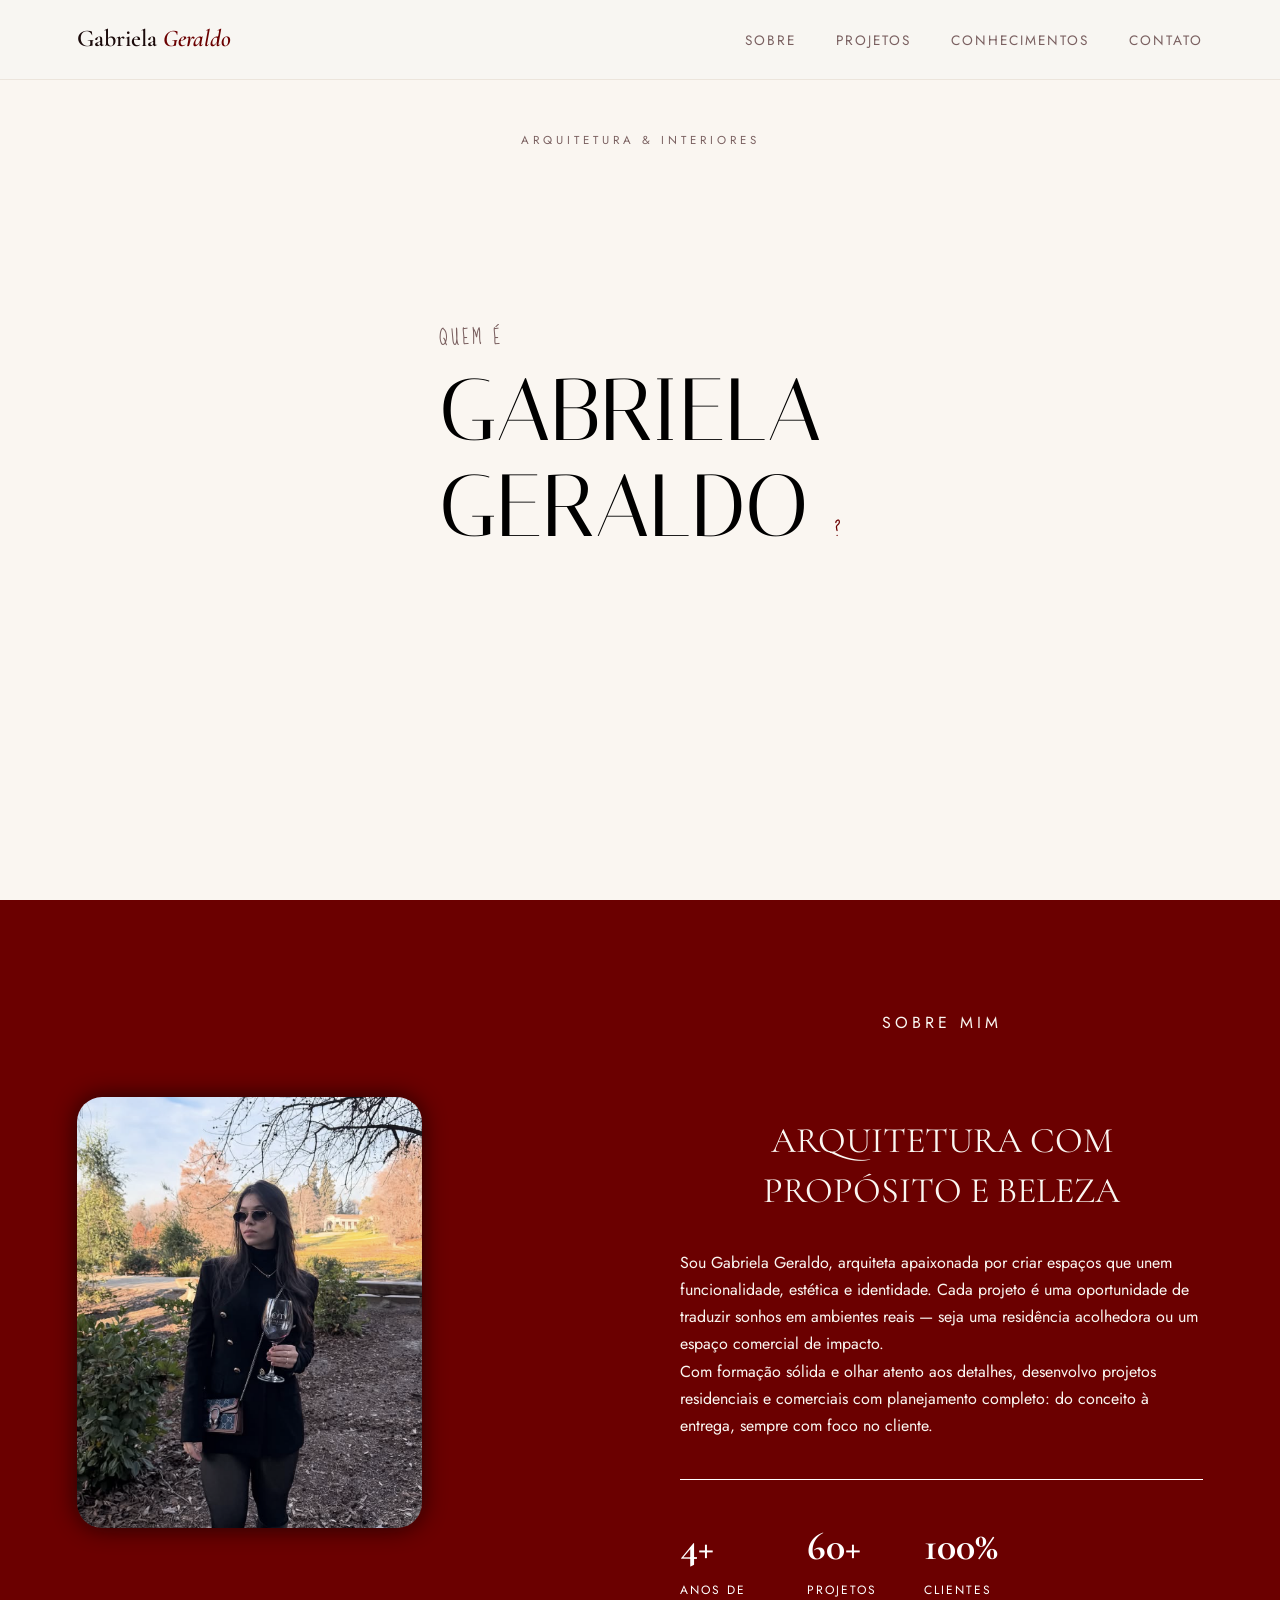
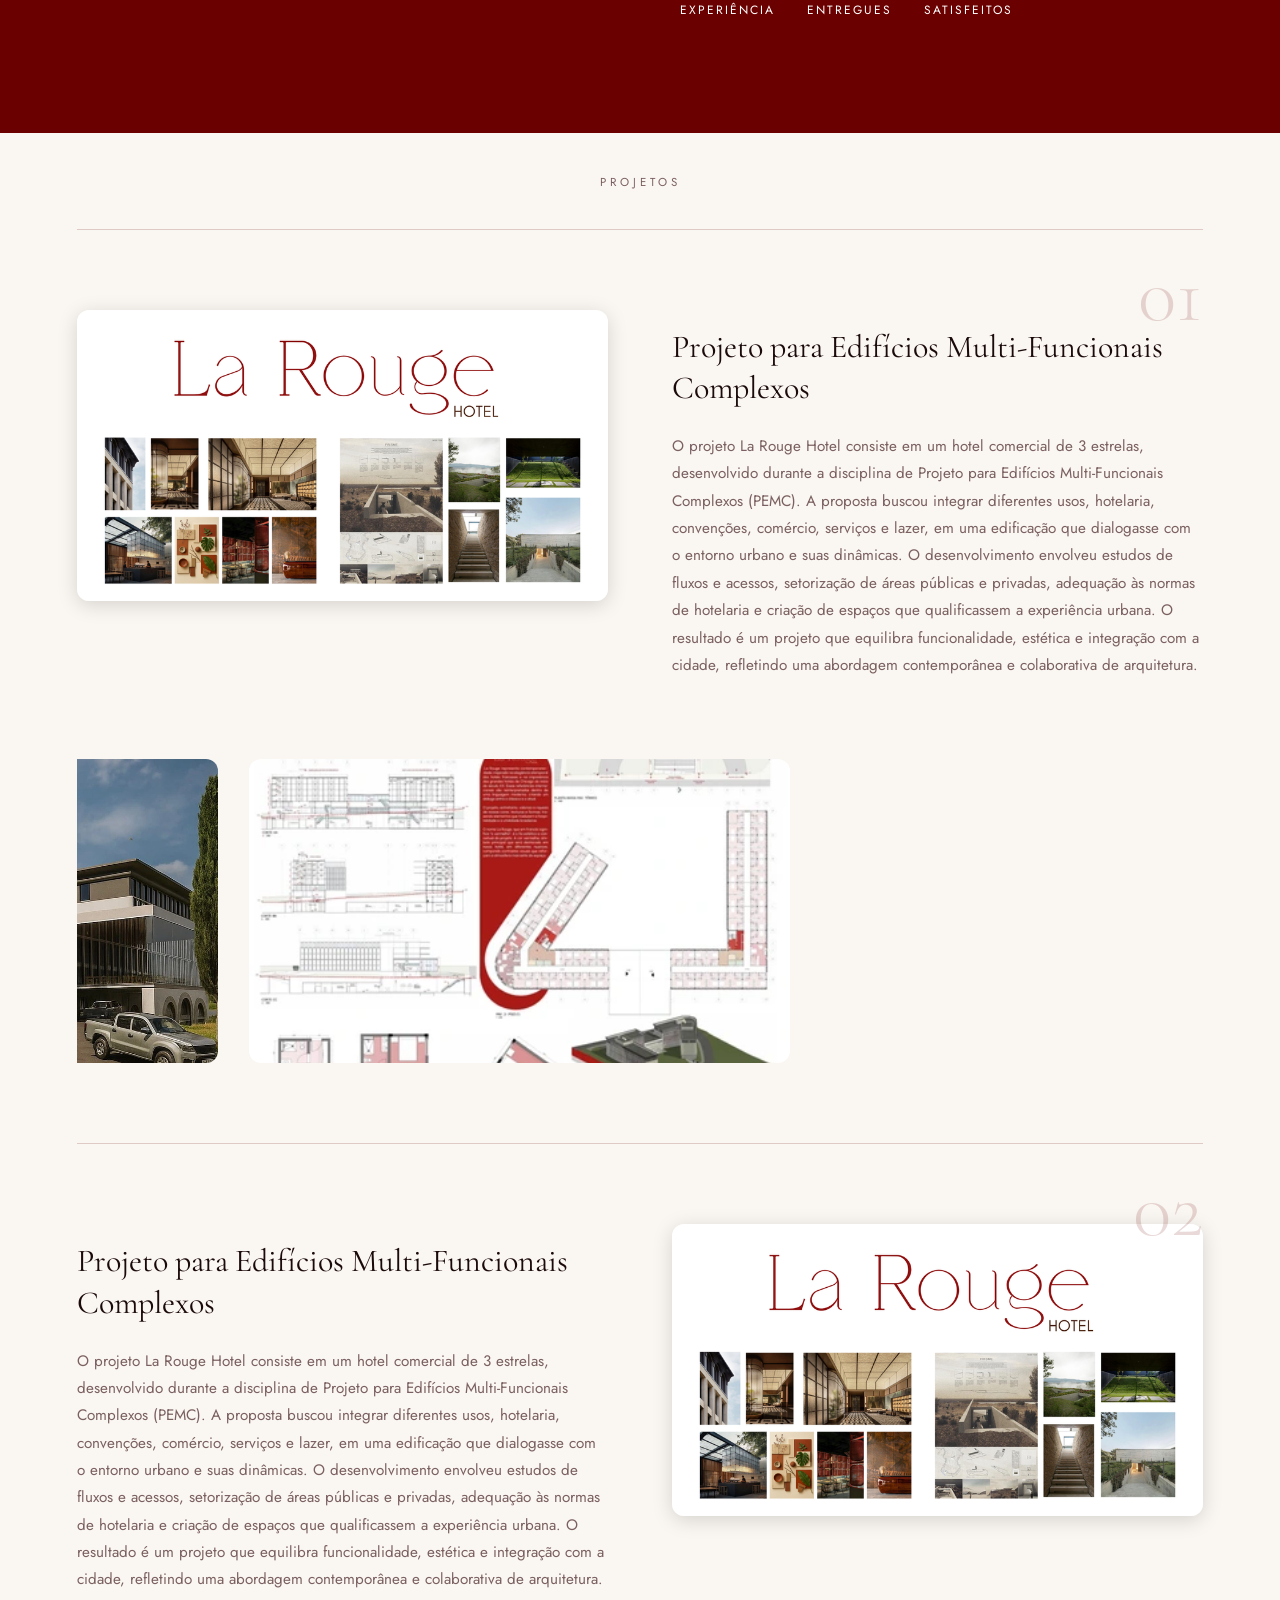
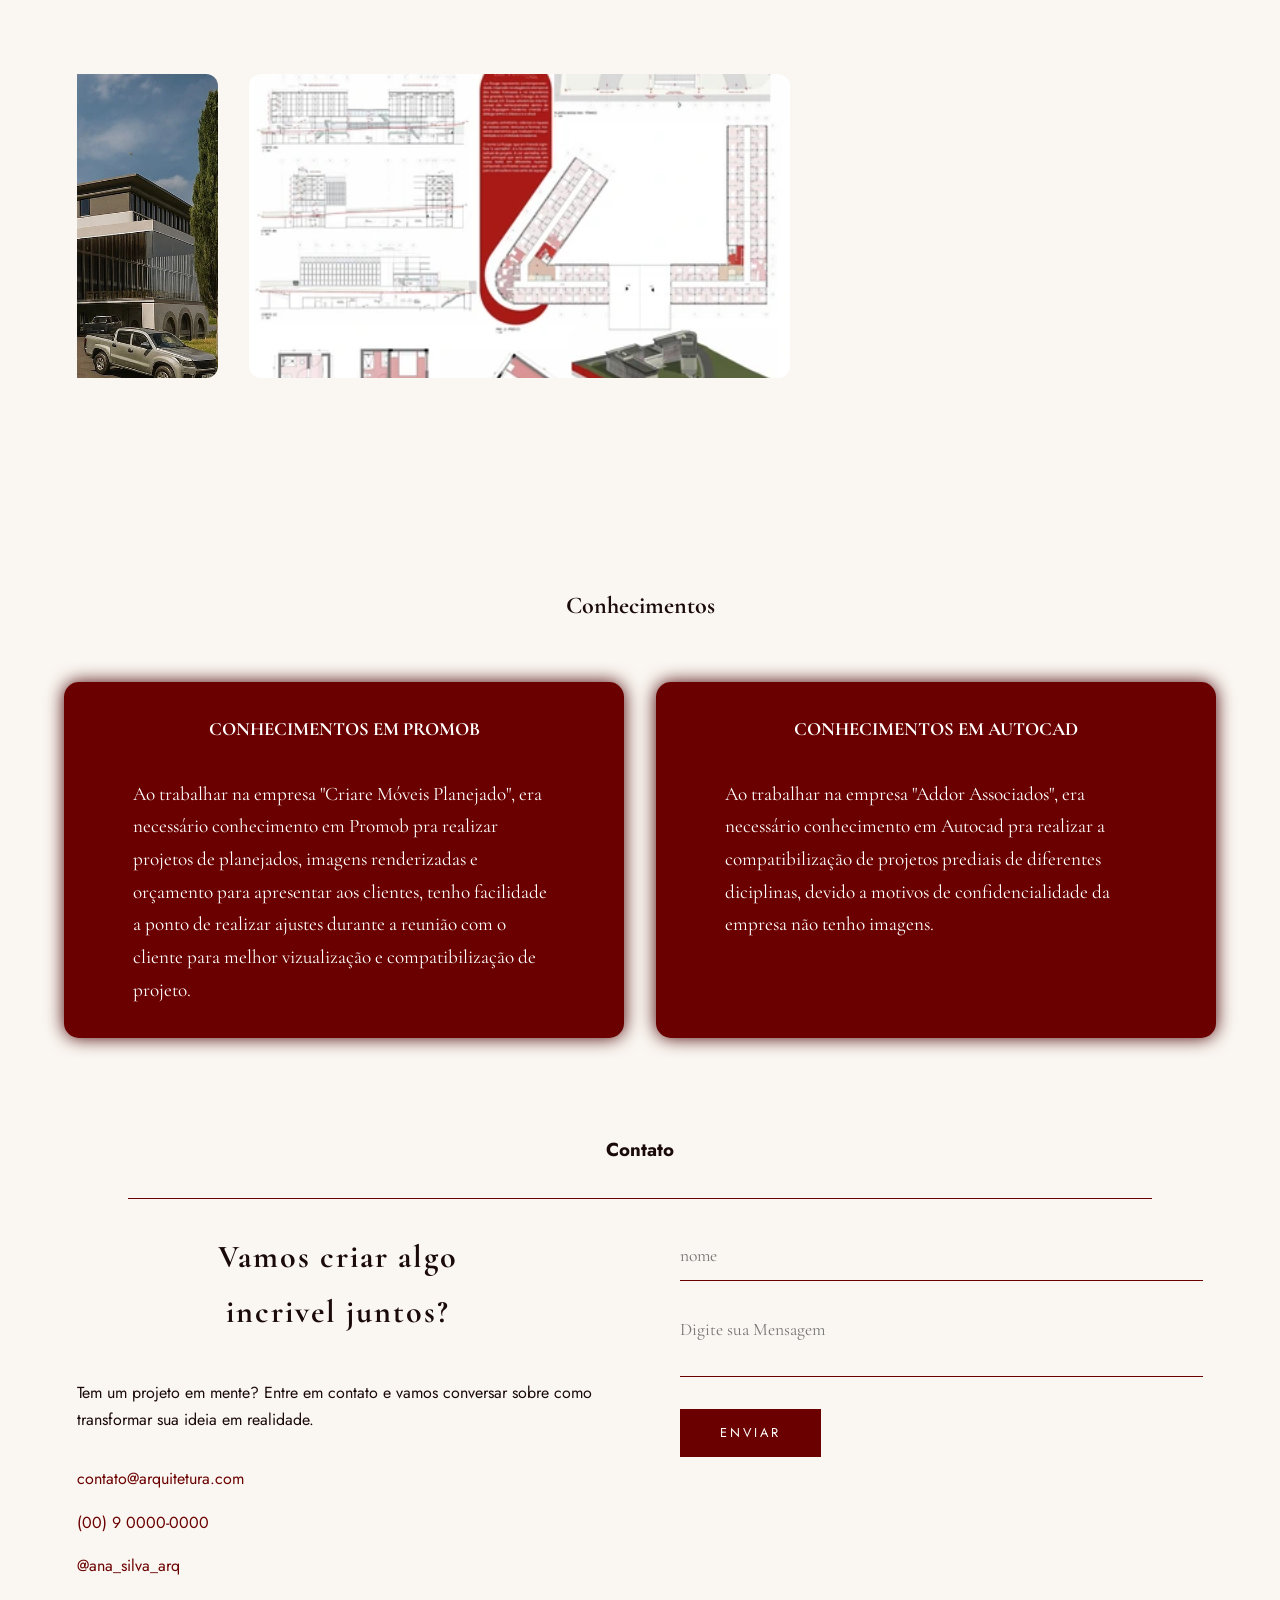
<file: index.html>
<!DOCTYPE html>
<html lang="pt-br">
<head>
    <meta charset="UTF-8">
    <meta name="viewport" content="width=device-width, initial-scale=1.0">
    <title>Gabriela Geraldo | Arquitetura</title>

    <link href="https://fonts.googleapis.com/css2?family=Cormorant+Garamond:wght@300;400;600&family=Jost:wght@300;400;500&display=swap" rel="stylesheet" />
    
    <link rel="stylesheet" href="https://fonts.googleapis.com/css?family=Roboto:400%7CItaliana:400%7CKalnia:400%7CSue%20Ellen%20Francisco:400&subset=latin,vietnamese,khmer,cyrillic-ext,greek-ext,greek,devanagari,latin-ext,cyrillic">

    <link rel="stylesheet" href="style.css">
</head>
<body>

    <nav>
        <a href="#" class="logo">Gabriela <span><i>Geraldo</i></span></a>
        <button class="menu-toggle" aria-label="Abrir menu">
            <span></span>
            <span></span>
            <span></span>
        </button>
        <ul>
            <li><a href="#sobre">Sobre</a></li>
            <li><a href="#projetos">Projetos</a></li>
            <li><a href="#conhecimentos">Conhecimentos</a></li>
            <li><a href="#contato">Contato</a></li>
        </ul>
    </nav>

    <section class="hero">
        <p class="hero-subtitle">arquitetura &amp; interiores</p>
        <div class="hero-content">
            <div class="nome-bloco">
                <span class="quem-e">Quem é</span>
                <h2>Gabriela<br>Geraldo <span>?</span></h2>
            </div>
        </div>
    </section>


    <section id="sobre">
        <div class="gabi_arquiteta">
            <img
            src="assents/image.png"
            alt="Gabriela Geraldo"
            class="gabi-arquiteta">
        </div>

        <div class="sobre-texto">
            <p class="section-label">Sobre Mim</p>
            <h2 class="section-title">Arquitetura com<br>propósito e beleza</h2>
      <p>
        Sou Gabriela Geraldo, arquiteta apaixonada por criar espaços que
        unem funcionalidade, estética e identidade. Cada projeto é uma
        oportunidade de traduzir sonhos em ambientes reais — seja uma
        residência acolhedora ou um espaço comercial de impacto.
      </p>
      <p>
        Com formação sólida e olhar atento aos detalhes, desenvolvo projetos
        residenciais e comerciais com planejamento completo: do conceito à
        entrega, sempre com foco no cliente.
      </p>

      <div class="sobre-numeros">
            <div class="numero"><h3>4+</h3><p>Anos de<br>experiência</p></div>
            <div class="numero"><h3>60+</h3><p>Projetos<br>entregues</p></div>
            <div class="numero"><h3>100%</h3><p>Clientes<br>satisfeitos</p></div>
        </div>
        </div>

        
    </section>

    <section id="projetos">

        <h2 class="title">projetos</h2>

        <div class="projeto-item">
            <div>
                <img
                src="assents/Fotos_Projetos.webp"
                alt="Fotos do projeto"
                class="projeto1">
            </div>

            <div class="p-descrição">
                <h3 class="descrição">Projeto para Edifícios Multi-Funcionais Complexos</h3>

                <p>O projeto La Rouge Hotel consiste em um hotel comercial de 3 estrelas, desenvolvido durante
                 a disciplina de Projeto para Edifícios Multi-Funcionais Complexos (PEMC). A proposta buscou integrar diferentes usos,
                 hotelaria, convenções, comércio, serviços e lazer, em uma edificação que dialogasse com o entorno urbano e suas dinâmicas.
                O desenvolvimento envolveu estudos de fluxos e acessos, setorização de áreas públicas e privadas, adequação às normas de hotelaria e criação de espaços
                que qualificassem a experiência urbana. O resultado é um projeto que equilibra funcionalidade, estética e integração com a cidade, refletindo uma
                abordagem contemporânea e colaborativa de arquitetura.</p>
            </div>

            <div class="rolagem">
                <img
                src="assents/area_externa.webp"
                alt="Foto de fora"
                class="fora">

                <img
                src="assents/planta.webp"
                alt="planta"
                class="planta">
            </div>
        </div>

        <div class="projeto-item">

            

            <div class="p-descrição">
                <h3 class="descrição">Projeto para Edifícios Multi-Funcionais Complexos</h3>

                <p>O projeto La Rouge Hotel consiste em um hotel comercial de 3 estrelas, desenvolvido durante
                 a disciplina de Projeto para Edifícios Multi-Funcionais Complexos (PEMC). A proposta buscou integrar diferentes usos,
                 hotelaria, convenções, comércio, serviços e lazer, em uma edificação que dialogasse com o entorno urbano e suas dinâmicas.
                O desenvolvimento envolveu estudos de fluxos e acessos, setorização de áreas públicas e privadas, adequação às normas de hotelaria e criação de espaços
                que qualificassem a experiência urbana. O resultado é um projeto que equilibra funcionalidade, estética e integração com a cidade, refletindo uma
                abordagem contemporânea e colaborativa de arquitetura.</p>
            </div>

            <div>
                <img
                src="assents/Fotos_Projetos.webp"
                alt="Fotos do projeto"
                class="projeto1">
            </div>

            <div class="rolagem">
                <img
                src="assents/area_externa.webp"
                alt="Foto de fora"
                class="fora">

                <img
                src="assents/planta.webp"
                alt="planta"
                class="planta">
            </div>
        </div>

    </section>


    <section id="conhecimentos">
        <h2 class="title1">Conhecimentos</h2>

        <div class="cards">
            <div class="cards-info">
                <h3>Conhecimentos em Promob</h3>
                <p>Ao trabalhar na empresa "Criare Móveis Planejado", 
                era necessário conhecimento em Promob pra realizar projetos de planejados, 
                imagens renderizadas e orçamento para apresentar aos clientes, 
                tenho facilidade a ponto de realizar ajustes durante a reunião com o cliente 
                para melhor vizualização e compatibilização de projeto.</p>
            </div>
        </div>

        <div class="cards">
            <div class="cards-info">
                <h3>Conhecimentos em Autocad</h3>
                <p>Ao trabalhar na empresa "Addor Associados", 
                    era necessário conhecimento em Autocad pra realizar 
                    a compatibilização de projetos prediais de diferentes 
                    diciplinas, devido a motivos de confidencialidade da empresa 
                    não tenho imagens.</p>
            </div>
        </div>
    </section>

    <section id="contato">
        <h3 class="title2">Contato</h3>
        <div class="contato-info">
            <h2 class="titulo">Vamos criar algo <br> incrivel juntos?</h2>
            <p>Tem um projeto em mente? Entre em contato e vamos conversar sobre como transformar sua ideia em realidade.</p>
            <div class="contato-detalhes">
                <a href="">contato@arquitetura.com</a>
                <a href="">(00) 9 0000-0000</a>
                <a href="">@ana_silva_arq</a>
            </div>
        </div>

        <form action="#" method="post" onsubmit="enviar(event)">
            <input type="text" placeholder="nome" required>
            <textarea name="mensagem" id="mensagem" placeholder="Digite sua Mensagem"></textarea>
            <button type="submit" class="btn-enviar">Enviar</button>
        </form>
    </section>


    
    <script src="script.js"></script>
</body>
</html>
</file>
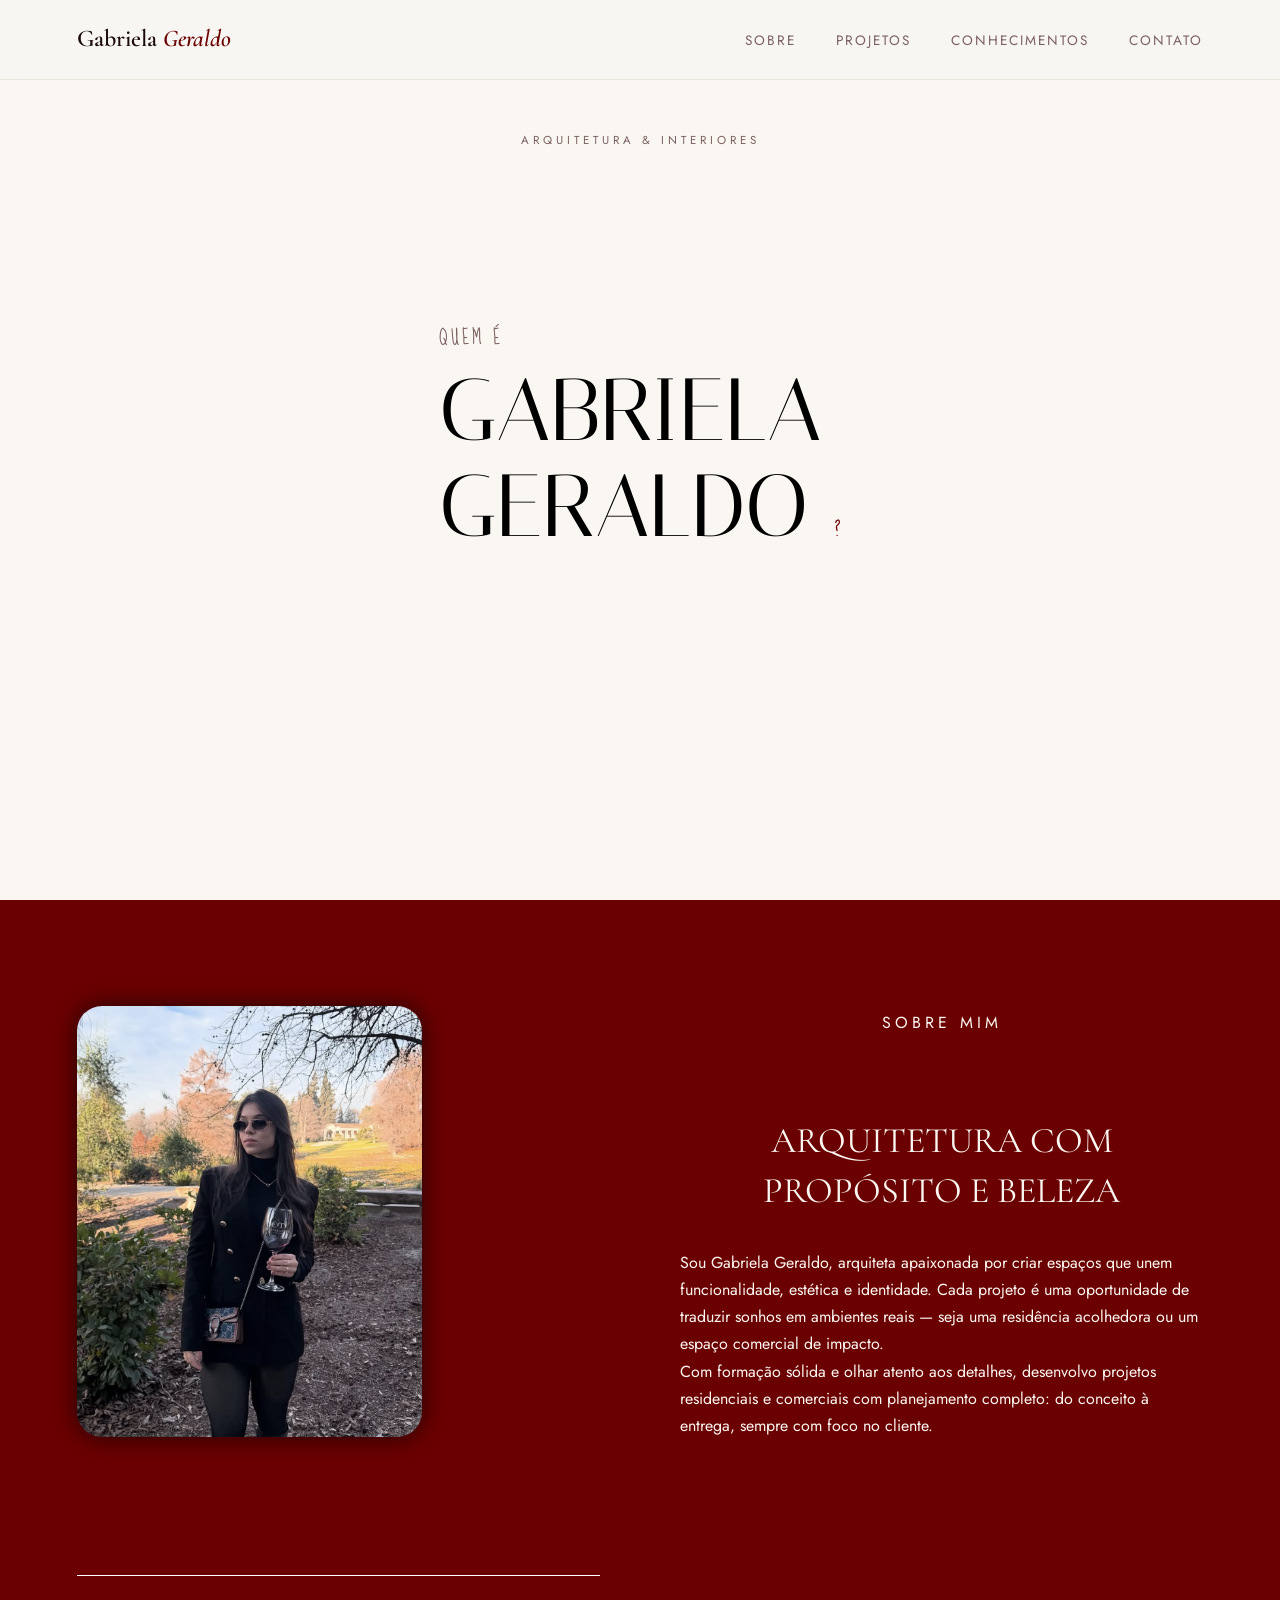
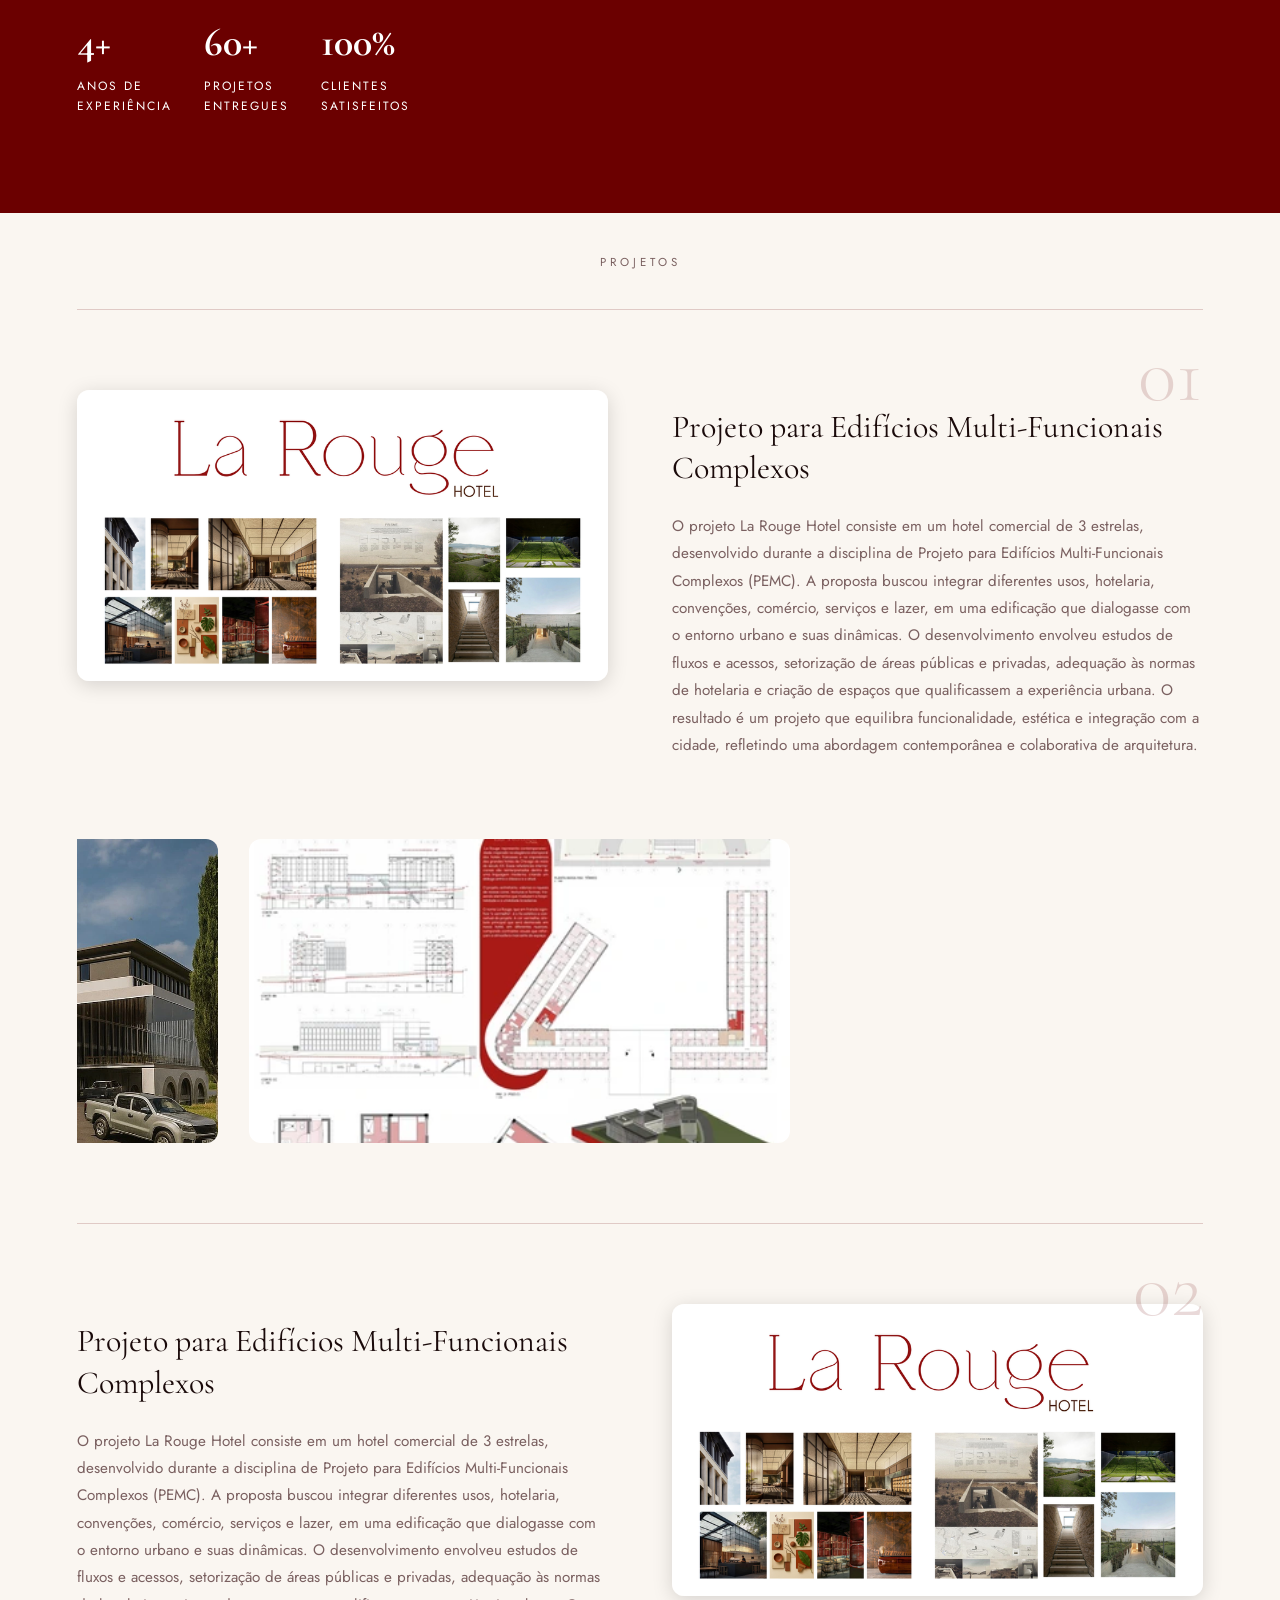
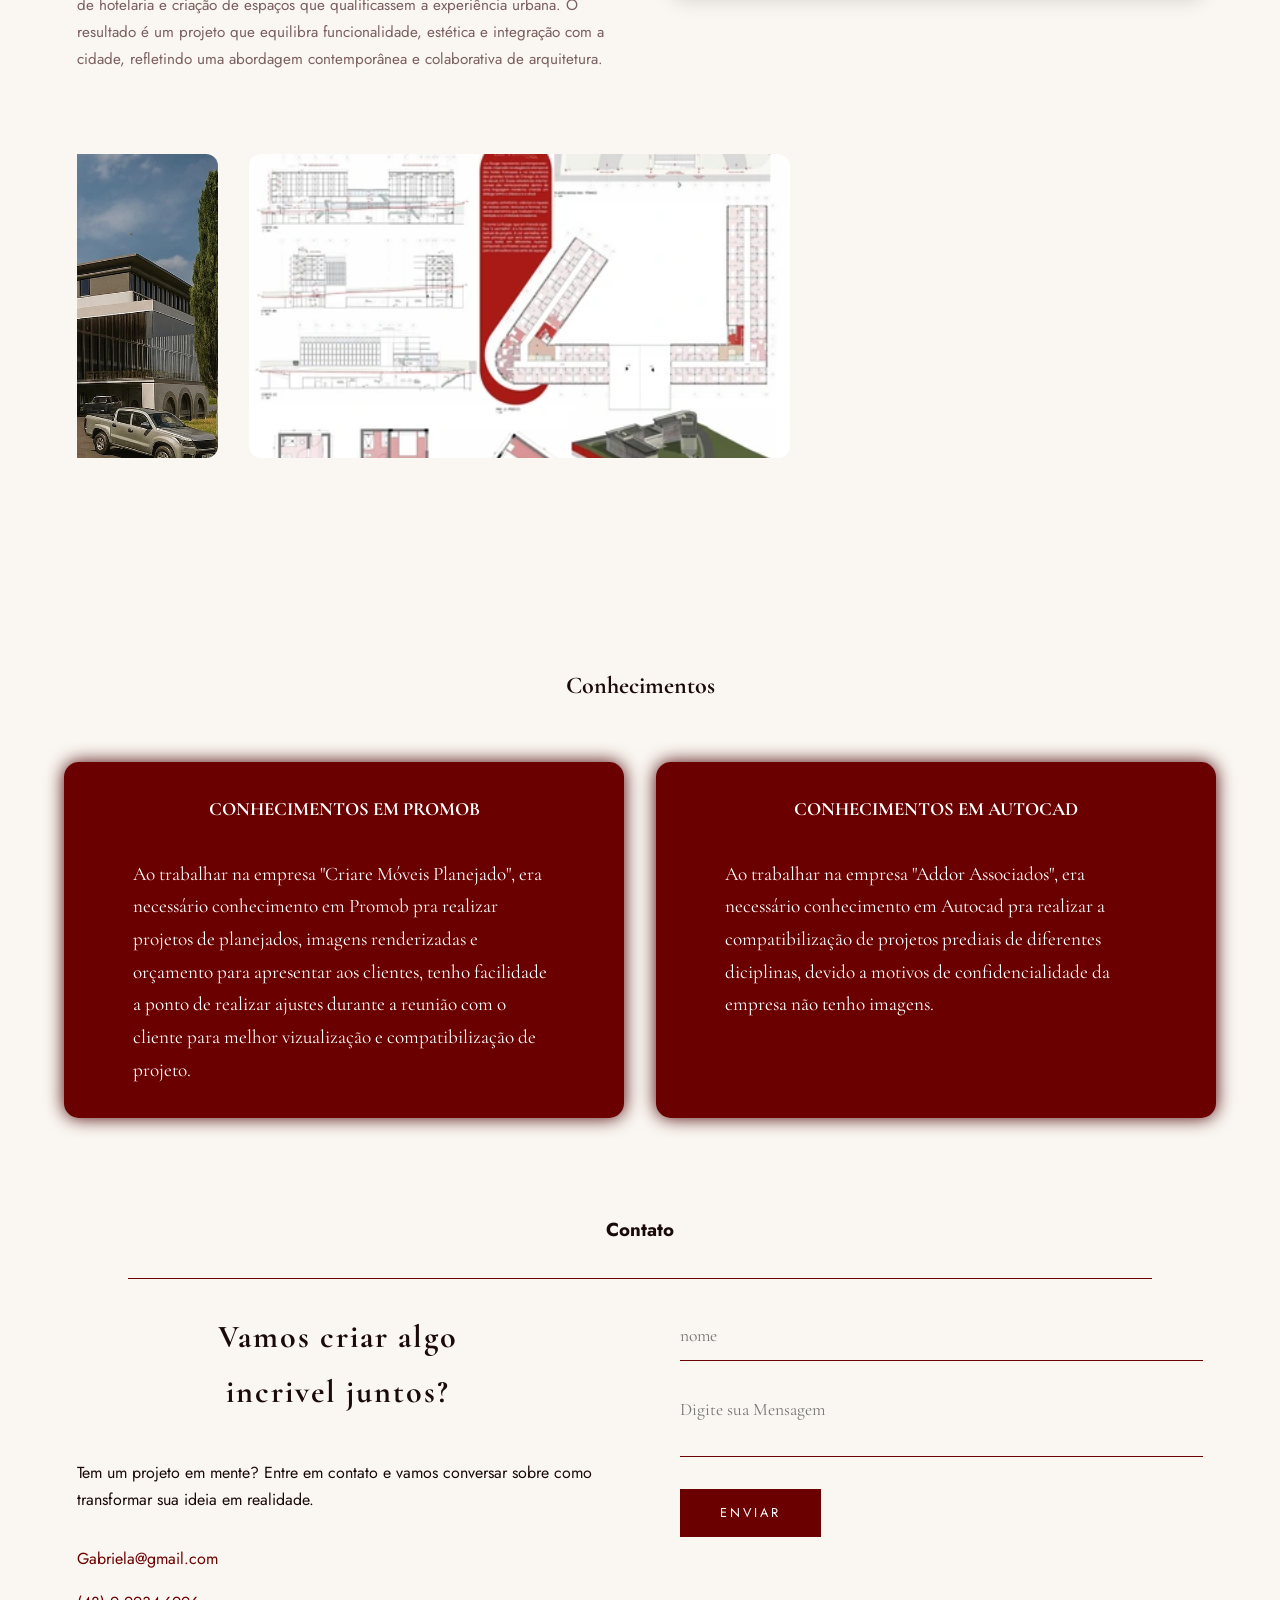
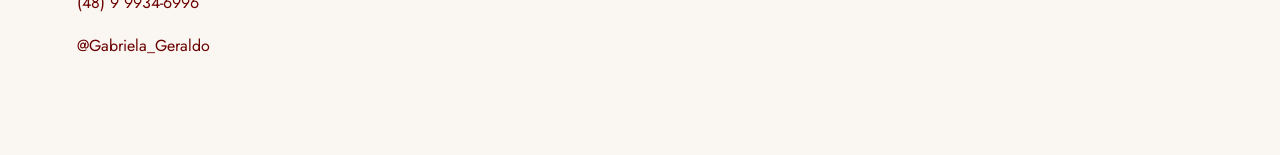
<file: pagina_Inicial/index.html>
<!DOCTYPE html>
<html lang="pt-br">
<head>
    <meta charset="UTF-8">
    <meta name="viewport" content="width=device-width, initial-scale=1.0">
    <title>Gabriela Geraldo | Arquitetura</title>

    <link href="https://fonts.googleapis.com/css2?family=Cormorant+Garamond:wght@300;400;600&family=Jost:wght@300;400;500&display=swap" rel="stylesheet" />
    
    <link rel="stylesheet" href="https://fonts.googleapis.com/css?family=Roboto:400%7CItaliana:400%7CKalnia:400%7CSue%20Ellen%20Francisco:400&subset=latin,vietnamese,khmer,cyrillic-ext,greek-ext,greek,devanagari,latin-ext,cyrillic">

    <link rel="stylesheet" href="style.css">
</head>
<body>

    <nav>
        <a href="#" class="logo">Gabriela <span><i>Geraldo</i></span></a>
        <button class="menu-toggle" aria-label="Abrir menu">
            <span></span>
            <span></span>
            <span></span>
        </button>
        <ul>
            <li><a href="#sobre">Sobre</a></li>
            <li><a href="#projetos">Projetos</a></li>
            <li><a href="#conhecimentos">Conhecimentos</a></li>
            <li><a href="#contato">Contato</a></li>
        </ul>
    </nav>

    <section class="hero">
        <p class="hero-subtitle">arquitetura &amp; interiores</p>
        <div class="hero-content">
            <div class="nome-bloco">
                <span class="quem-e">Quem é</span>
                <h2>Gabriela<br>Geraldo <span>?</span></h2>
            </div>
        </div>
    </section>


    <section id="sobre">
        <div>
            <img 
            src="assents/image.png" 
            alt="Gabriela"
            class="gabi-arquiteta">
        </div>

        <div class="sobre-texto">
            <p class="section-label">Sobre Mim</p>
            <h2 class="section-title">Arquitetura com<br>propósito e beleza</h2>
      <p>
        Sou Gabriela Geraldo, arquiteta apaixonada por criar espaços que
        unem funcionalidade, estética e identidade. Cada projeto é uma
        oportunidade de traduzir sonhos em ambientes reais — seja uma
        residência acolhedora ou um espaço comercial de impacto.
      </p>
      <p>
        Com formação sólida e olhar atento aos detalhes, desenvolvo projetos
        residenciais e comerciais com planejamento completo: do conceito à
        entrega, sempre com foco no cliente.
      </p>
        </div>

        <div class="sobre-numeros">
            <div class="numero"><h3>4+</h3><p>Anos de<br>experiência</p></div>
            <div class="numero"><h3>60+</h3><p>Projetos<br>entregues</p></div>
            <div class="numero"><h3>100%</h3><p>Clientes<br>satisfeitos</p></div>
        </div>
    </section>

    <section id="projetos">

        <h2 class="title">projetos</h2>

        <div class="projeto-item">
            <div>
                <img
                src="assents/Fotos_Projetos.webp"
                alt="Fotos do projeto"
                class="projeto1">
            </div>

            <div class="p-descrição">
                <h3 class="descrição">Projeto para Edifícios Multi-Funcionais Complexos</h3>

                <p>O projeto La Rouge Hotel consiste em um hotel comercial de 3 estrelas, desenvolvido durante
                 a disciplina de Projeto para Edifícios Multi-Funcionais Complexos (PEMC). A proposta buscou integrar diferentes usos,
                 hotelaria, convenções, comércio, serviços e lazer, em uma edificação que dialogasse com o entorno urbano e suas dinâmicas.
                O desenvolvimento envolveu estudos de fluxos e acessos, setorização de áreas públicas e privadas, adequação às normas de hotelaria e criação de espaços
                que qualificassem a experiência urbana. O resultado é um projeto que equilibra funcionalidade, estética e integração com a cidade, refletindo uma
                abordagem contemporânea e colaborativa de arquitetura.</p>
            </div>

            <div class="rolagem">
                <img
                src="assents/area_externa.webp"
                alt="Foto de fora"
                class="fora">

                <img
                src="assents/planta.webp"
                alt="planta"
                class="planta">
            </div>
        </div>

        <div class="projeto-item">

            

            <div class="p-descrição">
                <h3 class="descrição">Projeto para Edifícios Multi-Funcionais Complexos</h3>

                <p>O projeto La Rouge Hotel consiste em um hotel comercial de 3 estrelas, desenvolvido durante
                 a disciplina de Projeto para Edifícios Multi-Funcionais Complexos (PEMC). A proposta buscou integrar diferentes usos,
                 hotelaria, convenções, comércio, serviços e lazer, em uma edificação que dialogasse com o entorno urbano e suas dinâmicas.
                O desenvolvimento envolveu estudos de fluxos e acessos, setorização de áreas públicas e privadas, adequação às normas de hotelaria e criação de espaços
                que qualificassem a experiência urbana. O resultado é um projeto que equilibra funcionalidade, estética e integração com a cidade, refletindo uma
                abordagem contemporânea e colaborativa de arquitetura.</p>
            </div>

            <div>
                <img
                src="assents/Fotos_Projetos.webp"
                alt="Fotos do projeto"
                class="projeto1">
            </div>

            <div class="rolagem">
                <img
                src="assents/area_externa.webp"
                alt="Foto de fora"
                class="fora">

                <img
                src="assents/planta.webp"
                alt="planta"
                class="planta">
            </div>
        </div>

    </section>


    <section id="conhecimentos">
        <h2 class="title1">Conhecimentos</h2>

        <div class="cards">
            <div class="cards-info">
                <h3>Conhecimentos em Promob</h3>
                <p>Ao trabalhar na empresa "Criare Móveis Planejado", 
                era necessário conhecimento em Promob pra realizar projetos de planejados, 
                imagens renderizadas e orçamento para apresentar aos clientes, 
                tenho facilidade a ponto de realizar ajustes durante a reunião com o cliente 
                para melhor vizualização e compatibilização de projeto.</p>
            </div>
        </div>

        <div class="cards">
            <div class="cards-info">
                <h3>Conhecimentos em Autocad</h3>
                <p>Ao trabalhar na empresa "Addor Associados", 
                    era necessário conhecimento em Autocad pra realizar 
                    a compatibilização de projetos prediais de diferentes 
                    diciplinas, devido a motivos de confidencialidade da empresa 
                    não tenho imagens.</p>
            </div>
        </div>
    </section>

    <section id="contato">
        <h3 class="title2">Contato</h3>
        <div class="contato-info">
            <h2 class="titulo">Vamos criar algo <br> incrivel juntos?</h2>
            <p>Tem um projeto em mente? Entre em contato e vamos conversar sobre como transformar sua ideia em realidade.</p>
            <div class="contato-detalhes">
                <a href="">Gabriela@gmail.com</a>
                <a href="">(48) 9 9934-6996</a>
                <a href="">@Gabriela_Geraldo</a>
            </div>
        </div>

        <form action="#" method="post" onsubmit="enviar()">
            <input type="text" placeholder="nome" required>
            <textarea name="mensagem" id="mensagem" placeholder="Digite sua Mensagem"></textarea>
            <button type="submit" class="btn-enviar">Enviar</button>
        </form>
    </section>


    
    <script src="script.js"></script>
</body>
</html>
</file>
<file: style.css>
html {
    scroll-behavior: smooth;
}

:root {
     --cor-fundo:      #FAF6F1;  /* creme quente — respira em torno do vermelho */
    --cor-escura:     #1A0A0A;  /* quase preto com toque de vermelho */
    --cor-destaque:   #6B0000;  /* o vermelho borgonha da imagem */
    --cor-secundaria: #C9973A;  /* dourado cobre — aquece e equilibra */
    --cor-media:      #7A6060;  /* cinza rosado — textos secundários */
    --cor-branca:     #FFFFFF;
}

/*         Cabeçalho          */


* {
    margin: 0;
    padding: 0;
    box-sizing: border-box;
}

body {
    font-family: 'Jost', sans-serif;
    background-color: var(--cor-fundo);
    line-height: 1.7;
    color: var(--cor-escura);
}

nav {
    position: fixed;
    top: 0; left: 0; right: 0;
    z-index: 100;
    display: flex;
    justify-content: space-between;
    align-items: center;
    padding: 1.2rem 6%;
    background:  rgba(248, 246, 242, 0.92);
    backdrop-filter: blur(10px);
    border-bottom: 1px solid rgba(184, 160, 130, 0.2);
}

.logo {
    text-decoration: none;
    font-family: 'Cormorant Garamond', serif;   
    font-size: 1.5rem;
    font-weight: 600;
    color: var(--cor-escura); 
}

.logo span {
    color: var(--cor-destaque);
}

nav ul {
    display: flex;
    gap: 2.5rem;
    list-style: none;
}

nav ul a {
    text-decoration: none;
    font-size: 0.85rem;
    letter-spacing: 2px;
    text-transform: uppercase;
    color: var(--cor-media);
    transition: 0.3s;
}

nav ul a:hover {
    color: var(--cor-destaque);
}

/* ---------HERO-------------------- */

.hero-subtitle {
    position: absolute;
    top: 8.2rem;
    left: 50%;
    transform: translateX(-50%);
    font-size: 0.72rem;
    letter-spacing: 4px;
    text-transform: uppercase;
    color: var(--cor-media);
    white-space: nowrap;
}


.hero {
    height: 100vh;
    background-color: var(--cor-fundo);
    display: flex;
    justify-content: center;
    align-items: center;
    text-align: center;
    background-position: center;
    background-size: cover;
    position: relative;
}

.hero-content {
    position: relative;
    padding: 0 1rem;
    color: black;
    display: flex;
    flex-direction: column;
    align-items: center;
    text-align: center;
}

.hero-content p {
    font-size: 1rem;
    letter-spacing: 5px;
    text-transform: uppercase;
    margin-bottom: 1.5rem;
}

.hero-content span {
    font-family: 'Sue Ellen Francisco';
    font-weight: 600px;
    color: var(--cor-destaque);
}

.nome-bloco {
    display: inline-block;
    text-align: left;
    font-weight: 500;
    overflow: hidden;
}

.nome-bloco .quem-e {
    display: block;
    font-size: 1.1rem;
    letter-spacing: 3px;
    text-transform: uppercase;
    color: var(--cor-media);
    margin-bottom: 0.5rem;
}

.nome-bloco h2 span {
    font-size: 0.25em;
}

.hero-content h2 {
    font-family: 'Italiana';
    font-weight: 400;
    font-size: 88px;
    line-height: 96px;
    text-transform: uppercase;
}

@keyframes revelar-nome {
    from {
        transform: translate(-110%);
        opacity: 0;
    }
    to {
        transform: translate(0);
        opacity: 1;
    }
}

.nome-bloco h2 {
    animation: revelar-nome 1.4s cubic-bezier(0.22, 1, 0.36, 1);
}

.nome-bloco .quem-e {
    animation: revelar-nome 1s ease forwards;
    animation-delay: 0.3s;
    opacity: 0;
}


/*-----------Seções genericas--------- */

section {
    padding: 6rem 6%;
}

.section-label {
    font-size: 1rem;
    letter-spacing: 4px;
    text-transform: uppercase;
    font-weight: 400;
    margin: 0.8rem;
    color: var(--cor-fundo);
    text-align: center;
    margin-bottom: 5rem;
}

.section-title {
    font-family: 'Cormorant Garamond', serif;
    font-size: clamp(2rem, 4vh, 3rem);
    font-weight: 400;
    line-height: 1.4;
    color: var(--cor-fundo);
    margin-bottom: 2rem;
    text-transform: uppercase;
    text-align: center;
}

/*---------SOBRE--------*/

#sobre {
    display: grid;
    grid-template-columns: 1fr 1fr;
    gap: 5rem;
    align-items: center;
    background-color: #6B0000;
}

.gabi-arquiteta {
    width: 66%;
    aspect-ratio: 4/5;
    object-fit: cover;
    filter: grayscale(20%);
    border-radius: 25px;
    box-shadow: 0px 0px 25px #250101;
}

.sobre-texto {
    color: var(--cor-fundo);
    font-size: 1rem;
    margin-bottom: 1rem;
}

.sobre-numeros {
    display: flex;
    gap: 2rem;
    margin-top: 2.5rem;
    padding-top: 2rem;
    border-top: 1px solid var(--cor-branca);
}

.numero h3 {
    font-family: 'Cormorant Garamond', serif;
    font-size: 2.5rem;
    color: var(--cor-branca);
}

.numero p {
    font-size: 0.75rem;
    letter-spacing: 2px;
    text-transform: uppercase;
    color: var(--cor-branca);
    margin: 0;
}
    
    /*---Projetos--------*/

#projetos {
    display: flex;
    flex-direction: column;
    gap: 0;
    counter-reset: projeto;
    position: relative;
}

.title {
    position: absolute;
    top: 2.5rem;
    left: 50%;
    transform: translateX(-50%);
    font-size: 0.72rem;
    letter-spacing: 4px;
    text-transform: uppercase;
    font-weight: 400;
    color: var(--cor-media);
    white-space: nowrap;
}

.projeto-item {
    display: grid;
    grid-template-columns: 1fr 1fr;
    gap: 4rem;
    align-items: start;
    padding: 5rem 0;
    border-top: 1px solid rgba(107, 0, 0, 0.18);
    position: relative;
    counter-increment: projeto;
}

.projeto-item::before {
    content: "0" counter(projeto);
    position: absolute;
    top: 1.6rem;
    right: 0;
    font-family: 'Cormorant Garamond', serif;
    font-size: 5rem;
    font-weight: 300;
    line-height: 1;
    color: rgba(107, 0, 0, 0.15);
    pointer-events: none;
    user-select: none;
}

.projeto1 {
    width: 100%;
    border-radius: 12px;
    object-fit: cover;
    box-shadow: 0px 4px 20px rgba(0,0,0,0.15);
}

.p-descrição {
    padding-top: 1rem;
}

.descrição {
    font-family: 'Cormorant Garamond', serif;
    font-size: clamp(1.4rem, 3vw, 2rem);
    font-weight: 400;
    color: var(--cor-escura);
    margin-bottom: 1.5rem;
    line-height: 1.3;
}

.p-descrição p {
    font-size: 0.95rem;
    color: var(--cor-media);
    line-height: 1.8;
}

.rolagem {
    grid-column: 1 / -1;
    display: flex;
    gap: 2rem;
    margin-top: 1rem;
    overflow: hidden;
}

.rolagem img {
    width: 48%;
    aspect-ratio: 16/9;
    border-radius: 12px;
    object-fit: cover;
    will-change: transform;
}

/*-----CONHECIMENTOS-------*/


#conhecimentos {
    position: relative;
    display: flex;
    flex-wrap: wrap;
    gap: 2rem;
    padding-top: 5rem;
    padding-inline: 4rem;
}

.cards {
    flex: 1;
    min-width: 280px;
    background-color: var(--cor-destaque);
    padding: 2rem 6%;
    margin-top: 3rem;
    border-radius: 15px;
    box-shadow: 0px 0px 18px #490000;
}

#conhecimentos .title1{
    position: absolute;
    top: 2rem;
    left: 50%;
    transform: translate(-50%);
    font-family: 'Cormorant Garamond', serif;
}

.cards-info h3 {
    text-align: center;
    color: var(--cor-branca);
    font-family: 'Cormorant Garamond', serif;
    text-transform: uppercase;
    margin-bottom: 2rem;
}

.cards-info p {
    color: var(--cor-branca);
    font-family: 'Cormorant Garamond', serif;
    font-size: 1.2rem;
}

/*--------CONTATO---------*/

#contato {
    display: grid;
    grid-template-columns: 1fr 1fr;
    gap: 5rem;
    align-items: start;
    position: relative;
}

.title2 {
    position: absolute;
    top: 0;
    left: 50%;
    transform: translate(-50%);
    border-bottom: 1px solid var(--cor-destaque);
    width: 80%;
    padding-bottom: 2rem;
    text-align: center;
}

.titulo {
    margin-bottom: 2.5rem;
    font-family: 'Cormorant Garamond', serif;
    font-size: 2rem;
    font-family: 'Cormorant Garamond', serif;
    letter-spacing: 2px;
    justify-content: space-between;
    text-align: center;
}

.contato-info p {
    margin-bottom: 2rem;
}

.contato-detalhes {
    display: flex;
    flex-direction: column;
    gap: 1rem;
}

.contato-detalhes a {
    text-decoration: none;
    color: #6B0000;
}

form {
    display: flex;
    flex-direction: column;
    gap: 1.5rem;
}

form input, form textarea {
    background: transparent;
    border: none;
    border-bottom: 1px solid var(--cor-destaque);
    padding: 0.9rem 0;
    font-family: 'Cormorant Garamond', serif;
    font-size: 1.1rem;
    resize: none;
    outline: none;
    transition: border-color 0.3s;
}

form input:focus, form textarea:focus {
    color: border-botton-color var(#250101);
}

.btn-enviar {
    align-self: flex-start;
    margin-top: 0.5rem;
    padding: 0.9rem 2.5rem;
    background: var(--cor-destaque);
    font-family: 'Jost', sans-serif;
    border: none;
    font-size: 0.8rem;
    letter-spacing: 3px;
    color: var(--cor-branca);
    text-transform: uppercase;
    cursor: pointer;
    transition: 0.3s;
}


.btn-enviar:hover {
    background-color: var(--cor-secundaria);
}

/* ====== MENU HAMBÚRGUER (escondido no desktop) ====== */

.menu-toggle {
    display: none;
}

/* ====== MOBILE — até 768px ====== */

@media (max-width: 768px) {

    /* --- Nav --- */
    nav {
        padding: 1rem 5%;
    }

    .menu-toggle {
        display: flex;
        flex-direction: column;
        gap: 5px;
        background: none;
        border: none;
        cursor: pointer;
        padding: 4px;
        z-index: 101;
    }

    .menu-toggle span {
        display: block;
        width: 24px;
        height: 2px;
        background-color: var(--cor-escura);
        transition: transform 0.3s, opacity 0.3s;
    }

    .menu-toggle.aberto span:nth-child(1) {
        transform: rotate(45deg) translate(5px, 5px);
    }

    .menu-toggle.aberto span:nth-child(2) {
        opacity: 0;
    }

    .menu-toggle.aberto span:nth-child(3) {
        transform: rotate(-45deg) translate(5px, -5px);
    }

    nav ul {
        display: none;
        flex-direction: column;
        gap: 0;
        position: absolute;
        top: 100%;
        left: 0;
        right: 0;
        background: rgba(248, 246, 242, 0.97);
        padding: 0.5rem 0 1rem;
        border-bottom: 1px solid rgba(184, 160, 130, 0.2);
    }

    nav ul.aberto {
        display: flex;
    }

    nav ul li {
        padding: 0.8rem 0;
        text-align: center;
    }

    /* --- Seções gerais --- */
    section {
        padding: 4rem 5%;
    }

    /* --- Hero --- */
    .hero-content h2 {
        font-size: clamp(36px, 11vw, 70px);
        line-height: 1.1;
    }

    .hero-subtitle {
        top: 5rem;
        font-size: 0.65rem;
        letter-spacing: 2px;
    }

    /* --- Sobre --- */
    #sobre {
        grid-template-columns: 1fr;
        gap: 2rem;
        text-align: center;
    }

    #sobre > div:first-child {
        display: flex;
        justify-content: center;
    }

    .gabi-arquiteta {
        width: 80%;
    }

    .section-label {
        margin-bottom: 2rem;
    }

    .sobre-numeros {
        justify-content: center;
        flex-wrap: wrap;
        gap: 1.5rem;
    }

    /* --- Projetos --- */
    .projeto-item {
        grid-template-columns: 1fr;
        gap: 2rem;
        padding: 3rem 0;
    }

    .projeto-item::before {
        font-size: 3rem;
        top: 0.8rem;
    }

    .rolagem {
        flex-direction: column;
    }

    .rolagem img {
        width: 100%;
    }

    /* --- Conhecimentos --- */
    #conhecimentos {
        padding-inline: 1rem;
    }

    /* --- Contato --- */
    #contato {
        grid-template-columns: 1fr;
        gap: 3rem;
        padding-top: 8rem;
    }

    .titulo {
        font-size: 1.6rem;
    }
}
</file>
<file: pagina_Inicial/style.css>
html {
    scroll-behavior: smooth;
}

:root {
     --cor-fundo:      #FAF6F1;  /* creme quente — respira em torno do vermelho */
    --cor-escura:     #1A0A0A;  /* quase preto com toque de vermelho */
    --cor-destaque:   #6B0000;  /* o vermelho borgonha da imagem */
    --cor-secundaria: #C9973A;  /* dourado cobre — aquece e equilibra */
    --cor-media:      #7A6060;  /* cinza rosado — textos secundários */
    --cor-branca:     #FFFFFF;
}

/*         Cabeçalho          */


* {
    margin: 0;
    padding: 0;
    box-sizing: border-box;
}

body {
    font-family: 'Jost', sans-serif;
    background-color: var(--cor-fundo);
    line-height: 1.7;
    color: var(--cor-escura);
}

nav {
    position: fixed;
    top: 0; left: 0; right: 0;
    z-index: 100;
    display: flex;
    justify-content: space-between;
    align-items: center;
    padding: 1.2rem 6%;
    background:  rgba(248, 246, 242, 0.92);
    backdrop-filter: blur(10px);
    border-bottom: 1px solid rgba(184, 160, 130, 0.2);
}

.logo {
    text-decoration: none;
    font-family: 'Cormorant Garamond', serif;   
    font-size: 1.5rem;
    font-weight: 600;
    color: var(--cor-escura); 
}

.logo span {
    color: var(--cor-destaque);
}

nav ul {
    display: flex;
    gap: 2.5rem;
    list-style: none;
}

nav ul a {
    text-decoration: none;
    font-size: 0.85rem;
    letter-spacing: 2px;
    text-transform: uppercase;
    color: var(--cor-media);
    transition: 0.3s;
}

nav ul a:hover {
    color: var(--cor-destaque);
}

/* ---------HERO-------------------- */

.hero-subtitle {
    position: absolute;
    top: 8.2rem;
    left: 50%;
    transform: translateX(-50%);
    font-size: 0.72rem;
    letter-spacing: 4px;
    text-transform: uppercase;
    color: var(--cor-media);
    white-space: nowrap;
}


.hero {
    height: 100vh;
    background-color: var(--cor-fundo);
    display: flex;
    justify-content: center;
    align-items: center;
    text-align: center;
    background-position: center;
    background-size: cover;
    position: relative;
}

.hero-content {
    position: relative;
    padding: 0 1rem;
    color: black;
    display: flex;
    flex-direction: column;
    align-items: center;
    text-align: center;
}

.hero-content p {
    font-size: 1rem;
    letter-spacing: 5px;
    text-transform: uppercase;
    margin-bottom: 1.5rem;
}

.hero-content span {
    font-family: 'Sue Ellen Francisco';
    font-weight: 600px;
    color: var(--cor-destaque);
}

.nome-bloco {
    display: inline-block;
    text-align: left;
    font-weight: 500;
    overflow: hidden;
}

.nome-bloco .quem-e {
    display: block;
    font-size: 1.1rem;
    letter-spacing: 3px;
    text-transform: uppercase;
    color: var(--cor-media);
    margin-bottom: 0.5rem;
}

.nome-bloco h2 span {
    font-size: 0.25em;
}

.hero-content h2 {
    font-family: 'Italiana';
    font-weight: 400;
    font-size: 88px;
    line-height: 96px;
    text-transform: uppercase;
}

@keyframes revelar-nome {
    from {
        transform: translate(-110%);
        opacity: 0;
    }
    to {
        transform: translate(0);
        opacity: 1;
    }
}

.nome-bloco h2 {
    animation: revelar-nome 1.4s cubic-bezier(0.22, 1, 0.36, 1);
}

.nome-bloco .quem-e {
    animation: revelar-nome 1s ease forwards;
    animation-delay: 0.3s;
    opacity: 0;
}


/*-----------Seções genericas--------- */

section {
    padding: 6rem 6%;
}

.section-label {
    font-size: 1rem;
    letter-spacing: 4px;
    text-transform: uppercase;
    font-weight: 400;
    margin: 0.8rem;
    color: var(--cor-fundo);
    text-align: center;
    margin-bottom: 5rem;
}

.section-title {
    font-family: 'Cormorant Garamond', serif;
    font-size: clamp(2rem, 4vh, 3rem);
    font-weight: 400;
    line-height: 1.4;
    color: var(--cor-fundo);
    margin-bottom: 2rem;
    text-transform: uppercase;
    text-align: center;
}

/*---------SOBRE--------*/

#sobre {
    display: grid;
    grid-template-columns: 1fr 1fr;
    gap: 5rem;
    align-items: center;
    background-color: #6B0000;
}

.gabi-arquiteta {
    width: 66%;
    aspect-ratio: 4/5;
    object-fit: cover;
    filter: grayscale(20%);
    border-radius: 25px;
    box-shadow: 0px 0px 25px #250101;
}

.sobre-texto {
    color: var(--cor-fundo);
    font-size: 1rem;
    margin-bottom: 1rem;
}

.sobre-numeros {
    display: flex;
    gap: 2rem;
    margin-top: 2.5rem;
    padding-top: 2rem;
    border-top: 1px solid var(--cor-branca);
}

.numero h3 {
    font-family: 'Cormorant Garamond', serif;
    font-size: 2.5rem;
    color: var(--cor-branca);
}

.numero p {
    font-size: 0.75rem;
    letter-spacing: 2px;
    text-transform: uppercase;
    color: var(--cor-branca);
    margin: 0;
}
    
    /*---Projetos--------*/

#projetos {
    display: flex;
    flex-direction: column;
    gap: 0;
    counter-reset: projeto;
    position: relative;
}

.title {
    position: absolute;
    top: 2.5rem;
    left: 50%;
    transform: translateX(-50%);
    font-size: 0.72rem;
    letter-spacing: 4px;
    text-transform: uppercase;
    font-weight: 400;
    color: var(--cor-media);
    white-space: nowrap;
}

.projeto-item {
    display: grid;
    grid-template-columns: 1fr 1fr;
    gap: 4rem;
    align-items: start;
    padding: 5rem 0;
    border-top: 1px solid rgba(107, 0, 0, 0.18);
    position: relative;
    counter-increment: projeto;
}

.projeto-item::before {
    content: "0" counter(projeto);
    position: absolute;
    top: 1.6rem;
    right: 0;
    font-family: 'Cormorant Garamond', serif;
    font-size: 5rem;
    font-weight: 300;
    line-height: 1;
    color: rgba(107, 0, 0, 0.15);
    pointer-events: none;
    user-select: none;
}

.projeto1 {
    width: 100%;
    border-radius: 12px;
    object-fit: cover;
    box-shadow: 0px 4px 20px rgba(0,0,0,0.15);
}

.p-descrição {
    padding-top: 1rem;
}

.descrição {
    font-family: 'Cormorant Garamond', serif;
    font-size: clamp(1.4rem, 3vw, 2rem);
    font-weight: 400;
    color: var(--cor-escura);
    margin-bottom: 1.5rem;
    line-height: 1.3;
}

.p-descrição p {
    font-size: 0.95rem;
    color: var(--cor-media);
    line-height: 1.8;
}

.rolagem {
    grid-column: 1 / -1;
    display: flex;
    gap: 2rem;
    margin-top: 1rem;
    overflow: hidden;
}

.rolagem img {
    width: 48%;
    aspect-ratio: 16/9;
    border-radius: 12px;
    object-fit: cover;
    will-change: transform;
}

/*-----CONHECIMENTOS-------*/


#conhecimentos {
    position: relative;
    display: flex;
    flex-wrap: wrap;
    gap: 2rem;
    padding-top: 5rem;
    padding-inline: 4rem;
}

.cards {
    flex: 1;
    min-width: 280px;
    background-color: var(--cor-destaque);
    padding: 2rem 6%;
    margin-top: 3rem;
    border-radius: 15px;
    box-shadow: 0px 0px 18px #490000;
}

#conhecimentos .title1{
    position: absolute;
    top: 2rem;
    left: 50%;
    transform: translate(-50%);
    font-family: 'Cormorant Garamond', serif;
}

.cards-info h3 {
    text-align: center;
    color: var(--cor-branca);
    font-family: 'Cormorant Garamond', serif;
    text-transform: uppercase;
    margin-bottom: 2rem;
}

.cards-info p {
    color: var(--cor-branca);
    font-family: 'Cormorant Garamond', serif;
    font-size: 1.2rem;
}

/*--------CONTATO---------*/

#contato {
    display: grid;
    grid-template-columns: 1fr 1fr;
    gap: 5rem;
    align-items: start;
    position: relative;
}

.title2 {
    position: absolute;
    top: 0;
    left: 50%;
    transform: translate(-50%);
    border-bottom: 1px solid var(--cor-destaque);
    width: 80%;
    padding-bottom: 2rem;
    text-align: center;
}

.titulo {
    margin-bottom: 2.5rem;
    font-family: 'Cormorant Garamond', serif;
    font-size: 2rem;
    font-family: 'Cormorant Garamond', serif;
    letter-spacing: 2px;
    justify-content: space-between;
    text-align: center;
}

.contato-info p {
    margin-bottom: 2rem;
}

.contato-detalhes {
    display: flex;
    flex-direction: column;
    gap: 1rem;
}

.contato-detalhes a {
    text-decoration: none;
    color: #6B0000;
}

form {
    display: flex;
    flex-direction: column;
    gap: 1.5rem;
}

form input, form textarea {
    background: transparent;
    border: none;
    border-bottom: 1px solid var(--cor-destaque);
    padding: 0.9rem 0;
    font-family: 'Cormorant Garamond', serif;
    font-size: 1.1rem;
    resize: none;
    outline: none;
    transition: border-color 0.3s;
}

form input:focus, form textarea:focus {
    color: border-botton-color var(#250101);
}

.btn-enviar {
    align-self: flex-start;
    margin-top: 0.5rem;
    padding: 0.9rem 2.5rem;
    background: var(--cor-destaque);
    font-family: 'Jost', sans-serif;
    border: none;
    font-size: 0.8rem;
    letter-spacing: 3px;
    color: var(--cor-branca);
    text-transform: uppercase;
    cursor: pointer;
}

/* ====== MENU HAMBÚRGUER (escondido no desktop) ====== */

.menu-toggle {
    display: none;
}

/* ====== MOBILE — até 768px ====== */

@media (max-width: 768px) {

    /* --- Nav --- */
    nav {
        padding: 1rem 5%;
    }

    .menu-toggle {
        display: flex;
        flex-direction: column;
        gap: 5px;
        background: none;
        border: none;
        cursor: pointer;
        padding: 4px;
        z-index: 101;
    }

    .menu-toggle span {
        display: block;
        width: 24px;
        height: 2px;
        background-color: var(--cor-escura);
        transition: transform 0.3s, opacity 0.3s;
    }

    .menu-toggle.aberto span:nth-child(1) {
        transform: rotate(45deg) translate(5px, 5px);
    }

    .menu-toggle.aberto span:nth-child(2) {
        opacity: 0;
    }

    .menu-toggle.aberto span:nth-child(3) {
        transform: rotate(-45deg) translate(5px, -5px);
    }

    nav ul {
        display: none;
        flex-direction: column;
        gap: 0;
        position: absolute;
        top: 100%;
        left: 0;
        right: 0;
        background: rgba(248, 246, 242, 0.97);
        padding: 0.5rem 0 1rem;
        border-bottom: 1px solid rgba(184, 160, 130, 0.2);
    }

    nav ul.aberto {
        display: flex;
    }

    nav ul li {
        padding: 0.8rem 0;
        text-align: center;
    }

    /* --- Seções gerais --- */
    section {
        padding: 4rem 5%;
    }

    /* --- Hero --- */
    .hero-content h2 {
        font-size: clamp(36px, 11vw, 70px);
        line-height: 1.1;
    }

    .hero-subtitle {
        top: 5rem;
        font-size: 0.65rem;
        letter-spacing: 2px;
    }

    /* --- Sobre --- */
    #sobre {
        grid-template-columns: 1fr;
        gap: 2rem;
        text-align: center;
    }

    #sobre > div:first-child {
        display: flex;
        justify-content: center;
    }

    .gabi-arquiteta {
        width: 80%;
    }

    .section-label {
        margin-bottom: 2rem;
    }

    .sobre-numeros {
        justify-content: center;
        flex-wrap: wrap;
        gap: 1.5rem;
    }

    /* --- Projetos --- */
    .projeto-item {
        grid-template-columns: 1fr;
        gap: 2rem;
        padding: 3rem 0;
    }

    .projeto-item::before {
        font-size: 3rem;
        top: 0.8rem;
    }

    .rolagem {
        flex-direction: column;
    }

    .rolagem img {
        width: 100%;
    }

    /* --- Conhecimentos --- */
    #conhecimentos {
        padding-inline: 1rem;
    }

    /* --- Contato --- */
    #contato {
        grid-template-columns: 1fr;
        gap: 3rem;
        padding-top: 8rem;
    }

    .titulo {
        font-size: 1.6rem;
    }
}
</file>
